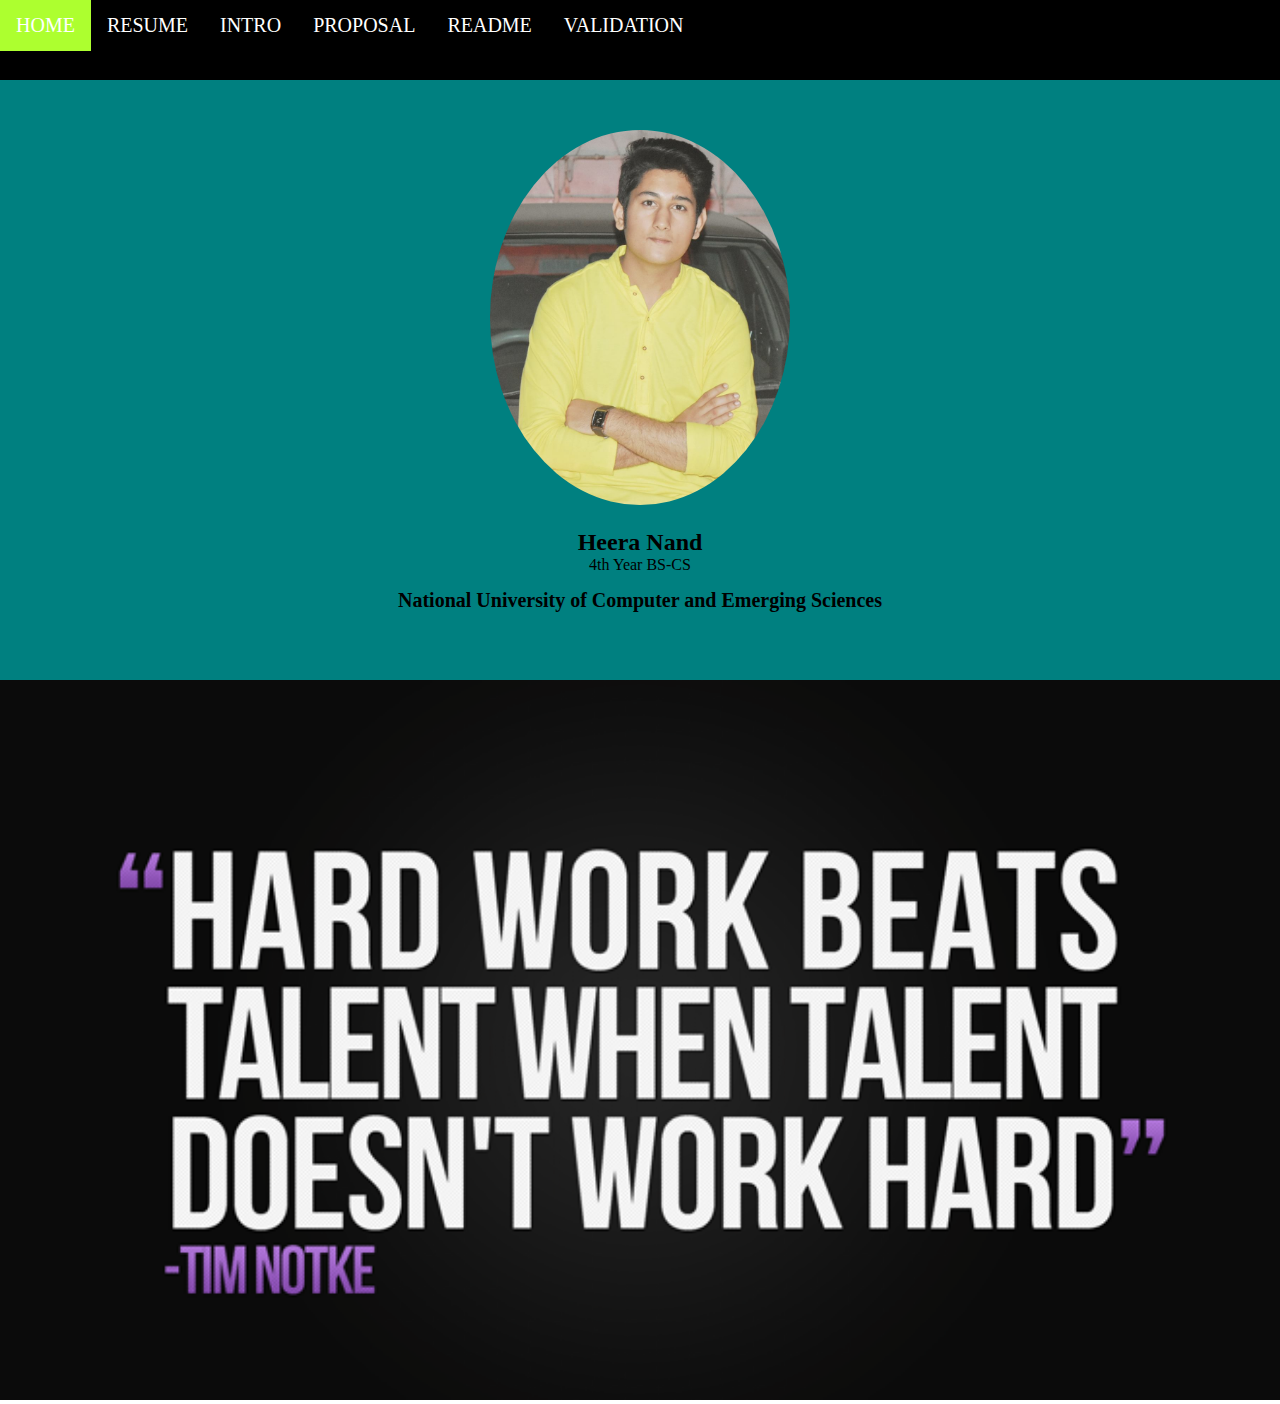
<file: index.html>
<!DOCTYPE html>
<html>
    <head>
        <title>Home</title>
        <link rel="stylesheet" href="resume.css">
        <body>
            <header class="mainHeader" > 
                <a class="active" href="#index">HOME</a>
                <a href="resume.html">RESUME</a>
                <a href="intro.html">INTRO</a>
        
                <a href="#proposal">PROPOSAL</a>
                <a href="readme.html">README</a>
                <a href="validation.html">VALIDATION</a>
            </header>
            <div class="profile">
                <img class="profilePic" src="profile.jpg" alt="Profile Picture">
                <h2>Heera Nand</h2>
                <p>4th Year BS-CS</p>
                <p id="uni">National University of Computer and Emerging Sciences</p>
            </div>
            <div>
                <img id="quote" src="index_quote.png" alt="Quote">
            </div>
        </body>
    </head>
</html>
</file>
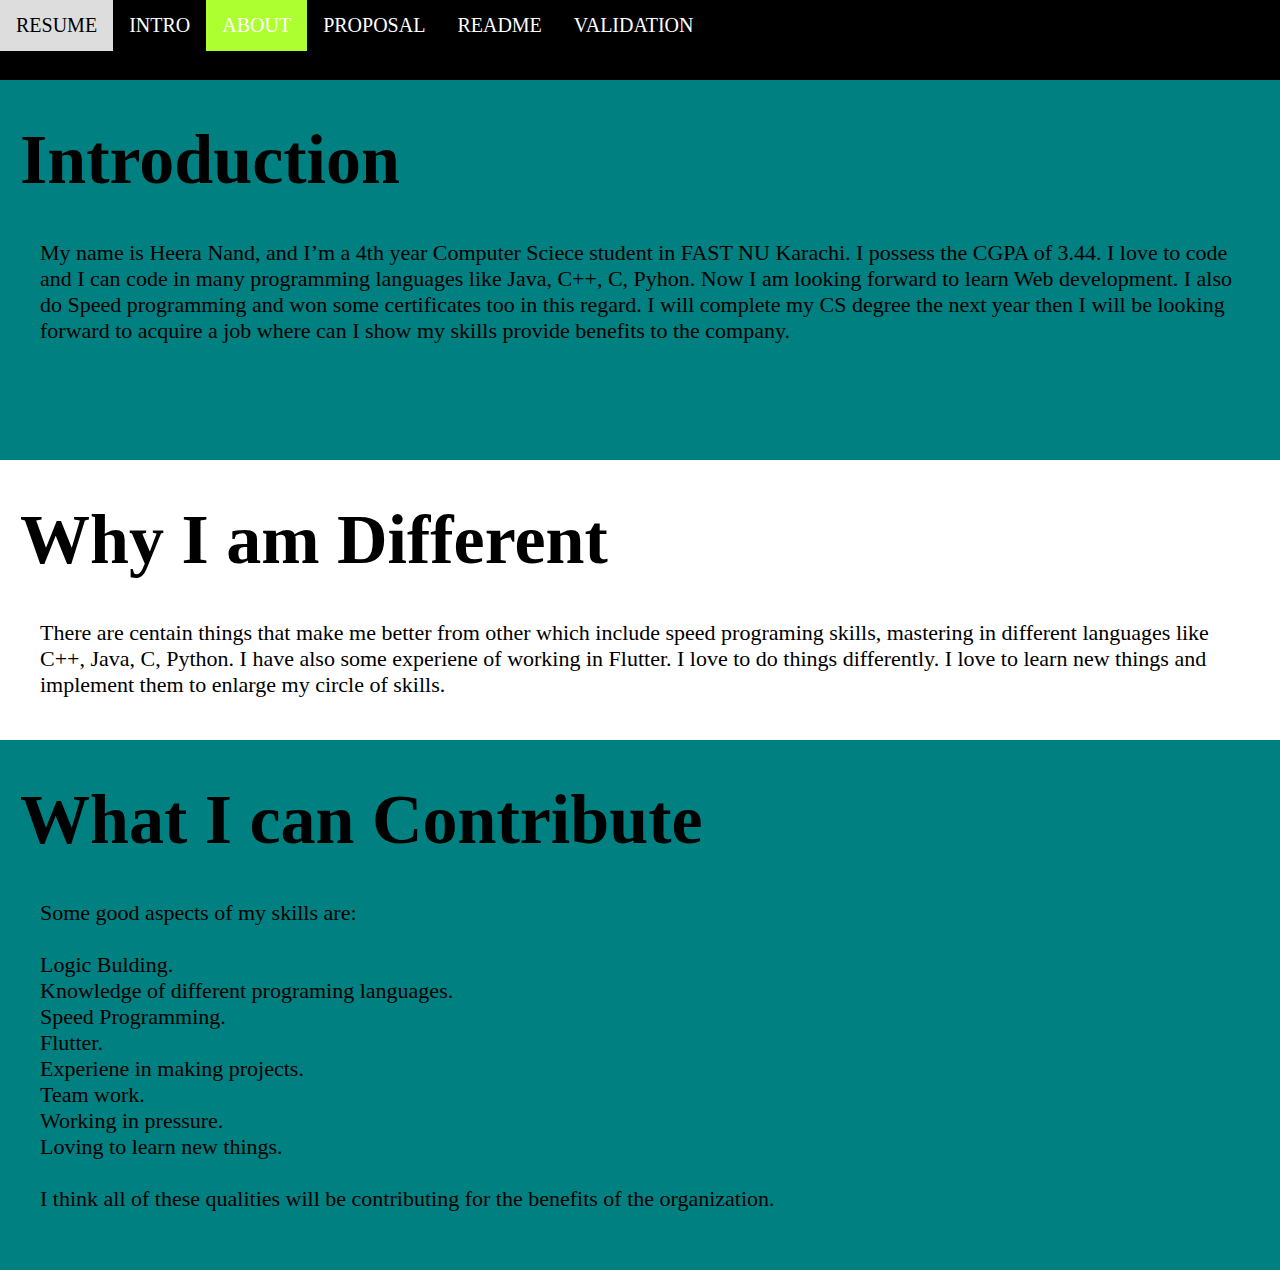
<file: about.html>
<!DOCTYPE html>
<html>
    <head>
        <title>About</title>
        <link rel="stylesheet" href="resume.css">
        <body>
            <header class="mainHeader">
                <a href="resume.html">RESUME</a>
                <a href="#intro">INTRO</a>
                <a class="active" href="#about">ABOUT</a>
                <a href="#proposal">PROPOSAL</a>
                <a href="#readme">README</a>
                <a href="#validation">VALIDATION</a>
            </header>
            <div class="intro">
                <h1>Introduction</h1>
                <p class="aboutParagraphs">
                    My name is Heera Nand, and I’m a 4th year Computer Sciece student in FAST NU Karachi.
                    I possess the CGPA of 3.44. I love to code and I can code in many 
                    programming languages like Java, C++, C, Pyhon. Now I am looking forward to learn
                    Web development. I also do Speed programming and won some certificates too
                    in this regard. I will complete my CS degree the next year then I will be looking forward
                    to acquire a job where can I show my skills provide benefits to the company.  
                 </p>
            </div>
            <div class="whyIAmDifferent">
                <h1>Why I am Different</h1>
                <p class="aboutParagraphs">
                    There are centain things that make me better from other
                    which include speed programing skills, mastering in different
                    languages like C++, Java, C, Python. I have also some experiene
                    of working in Flutter. I love to do things differently.
                    I love to learn new things and implement them to enlarge my circle of skills.
                </p>
            </div>
            <div class="contribute">
                <h1>What I can Contribute</h1>
                <p class="aboutParagraphs">
                    Some good aspects of my skills are: <br><br>
                    Logic Bulding. <br>
                    Knowledge of different programing languages. <br>
                    Speed Programming. <br>
                    Flutter. <br>
                    Experiene in making projects. <br>
                    Team work. <br>
                    Working in pressure. <br>
                    Loving to learn new things. <br><br>

                    I think all of these qualities will be contributing for
                    the benefits of the organization. 
                
                </p>
            </div>
        </body>
    </head>
</html>
</file>
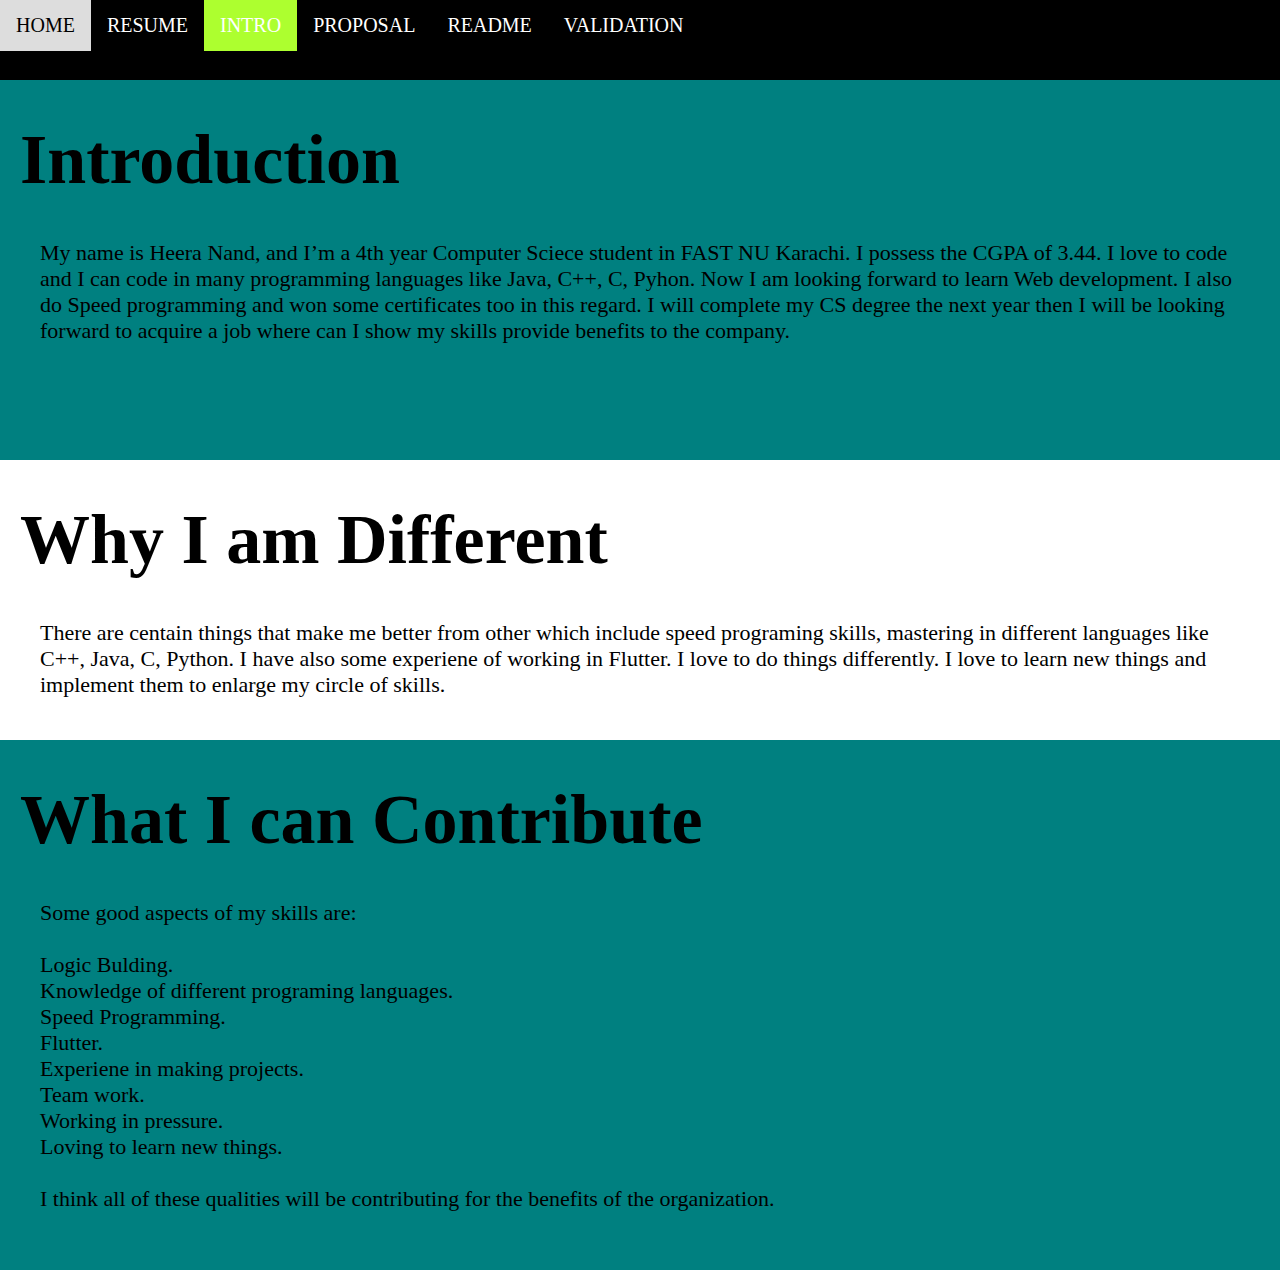
<file: intro.html>
<!DOCTYPE html>
<html>
    <head>
        <title>About</title>
        <link rel="stylesheet" href="resume.css">
        <body>
            <header class="mainHeader">
                <a href="index.html">HOME</a>
                <a href="resume.html">RESUME</a>
                <a class="active" href="#intro">INTRO</a>
                <a href="#proposal">PROPOSAL</a>
                <a href="readme.html">README</a>
                <a href="validation.html">VALIDATION</a>
            </header>
            <div class="intro">
                <h1>Introduction</h1>
                <p class="aboutParagraphs">
                    My name is Heera Nand, and I’m a 4th year Computer Sciece student in FAST NU Karachi.
                    I possess the CGPA of 3.44. I love to code and I can code in many 
                    programming languages like Java, C++, C, Pyhon. Now I am looking forward to learn
                    Web development. I also do Speed programming and won some certificates too
                    in this regard. I will complete my CS degree the next year then I will be looking forward
                    to acquire a job where can I show my skills provide benefits to the company.  
                 </p>
            </div>
            <div class="whyIAmDifferent">
                <h1>Why I am Different</h1>
                <p class="aboutParagraphs">
                    There are centain things that make me better from other
                    which include speed programing skills, mastering in different
                    languages like C++, Java, C, Python. I have also some experiene
                    of working in Flutter. I love to do things differently.
                    I love to learn new things and implement them to enlarge my circle of skills.
                </p>
            </div>
            <div class="contribute">
                <h1>What I can Contribute</h1>
                <p class="aboutParagraphs">
                    Some good aspects of my skills are: <br><br>
                    Logic Bulding. <br>
                    Knowledge of different programing languages. <br>
                    Speed Programming. <br>
                    Flutter. <br>
                    Experiene in making projects. <br>
                    Team work. <br>
                    Working in pressure. <br>
                    Loving to learn new things. <br><br>

                    I think all of these qualities will be contributing for
                    the benefits of the organization. 
                
                </p>
            </div>
        </body>
    </head>
</html>
</file>
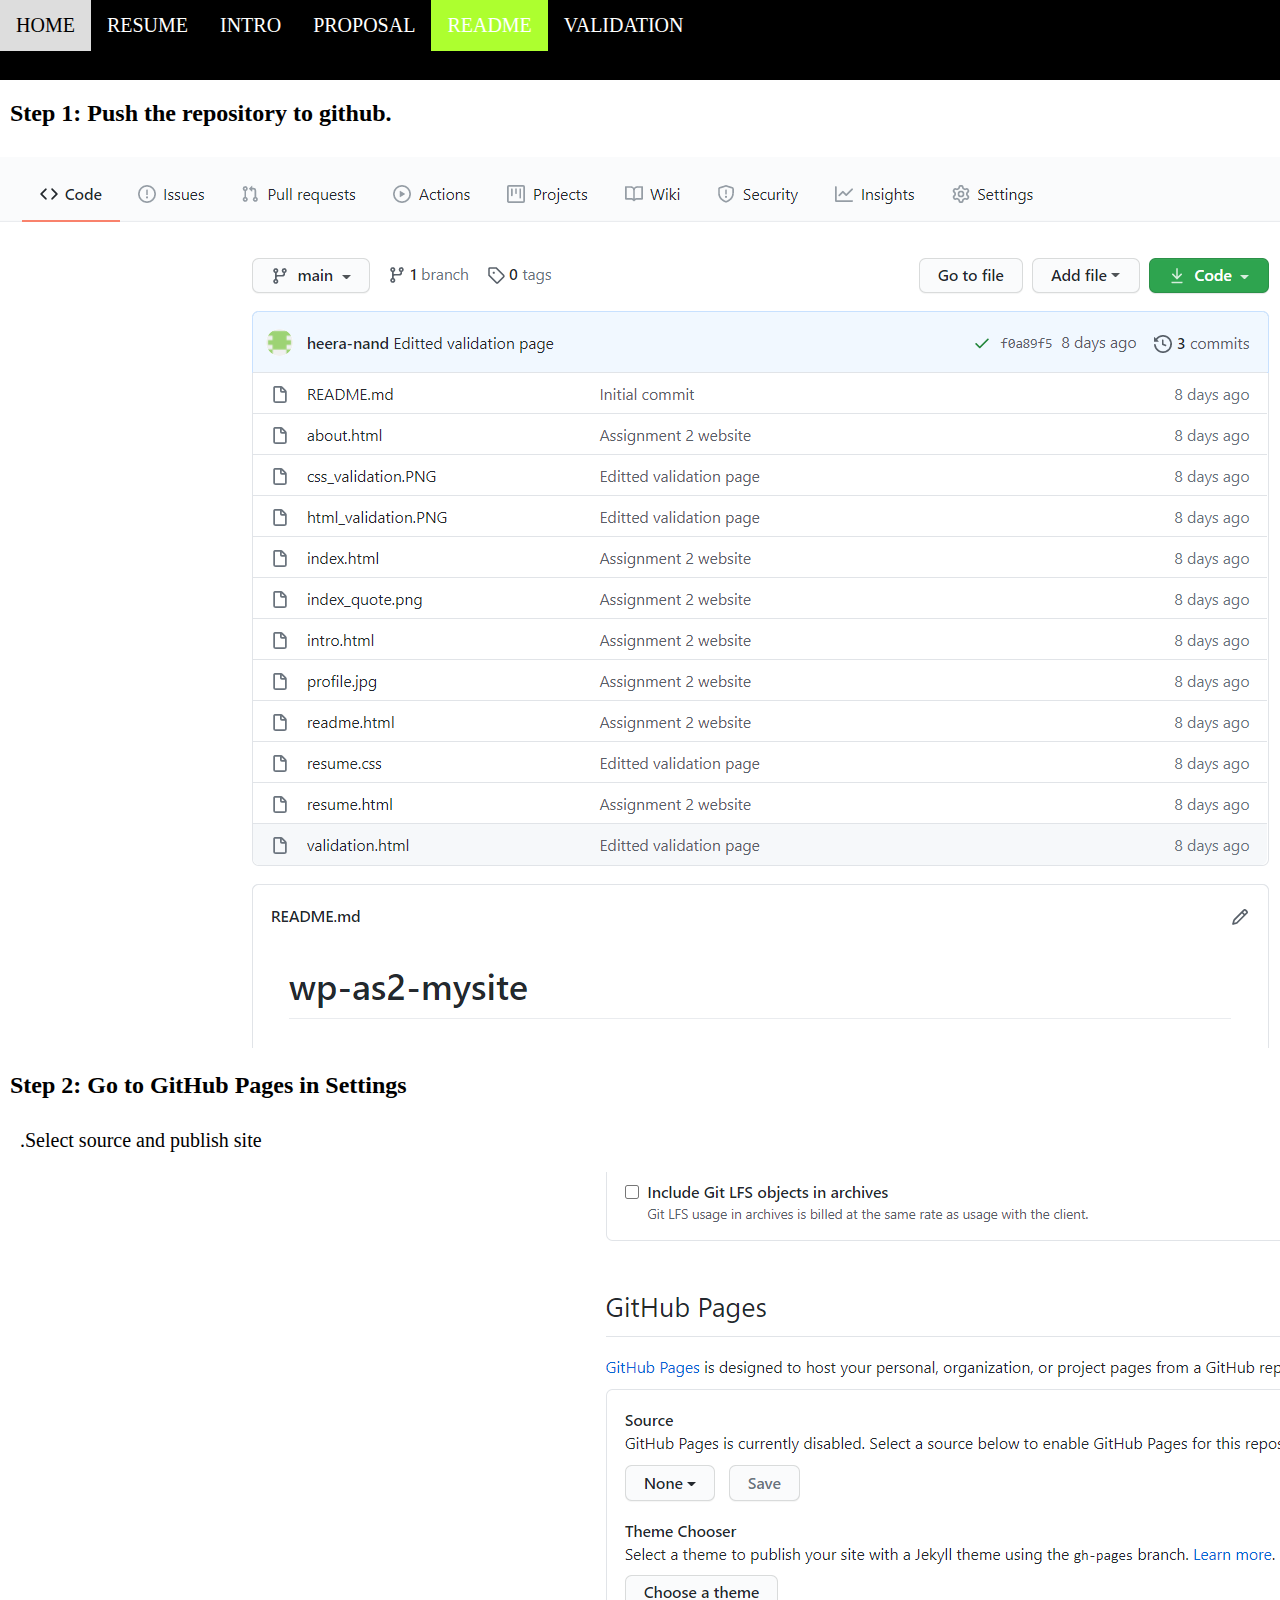
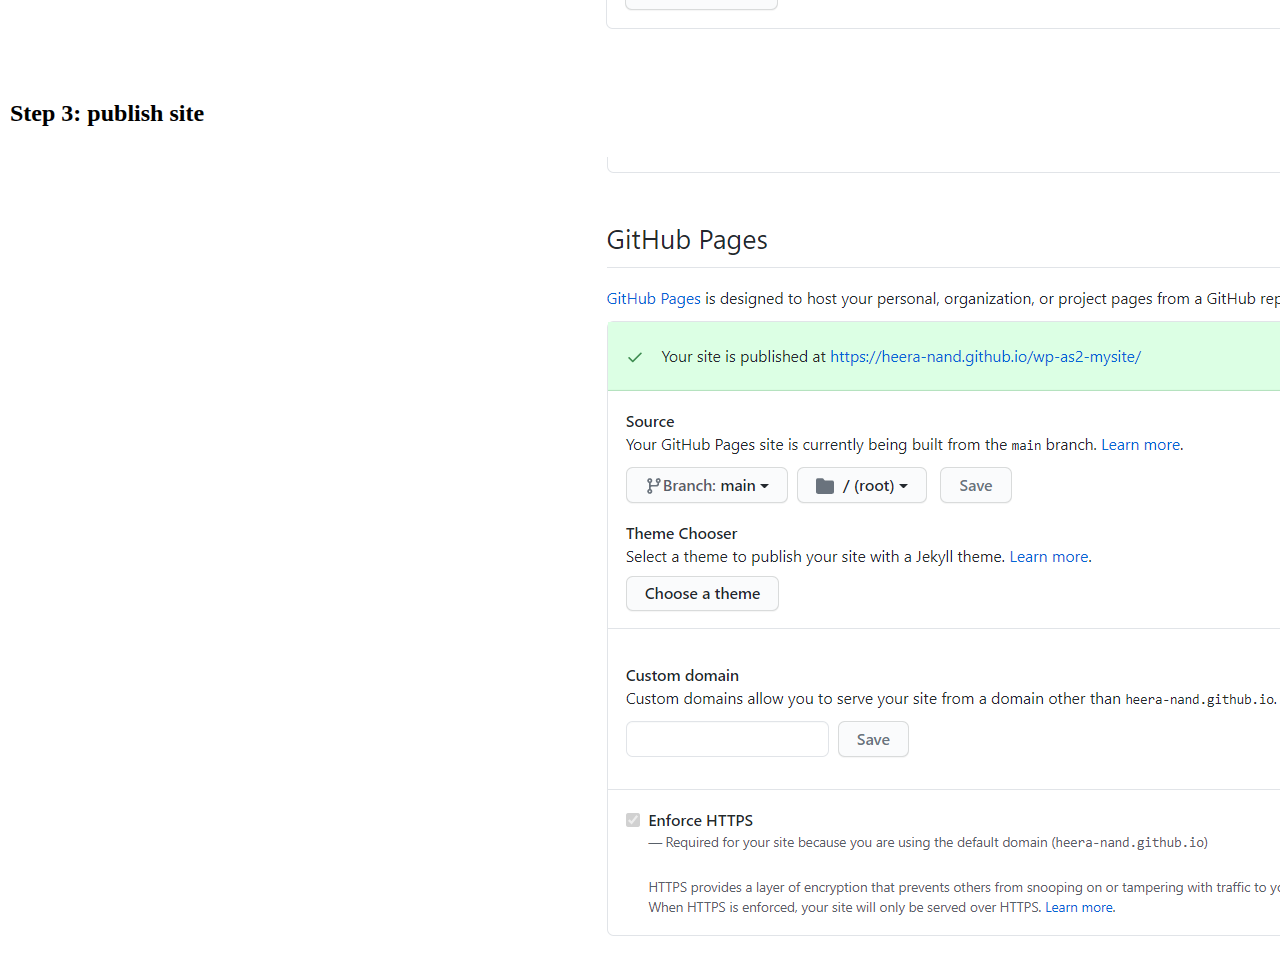
<file: readme.html>
<!DOCTYPE html>
<html>
    <head>
        <title>Readme</title>
        <link rel="stylesheet" href="resume.css">
    </head>
    <body>
        <header class="mainHeader" > 
            <a href="index.html">HOME</a>
            <a href="resume.html">RESUME</a>
            <a href="intro.html">INTRO</a>
            <a href="#proposal">PROPOSAL</a>
            <a class="active" href="#readme">README</a>
            <a href="validation.html">VALIDATION</a>
        </header>
        <body class="readmeBody">
            <h2>Step 1: Push the repository to github.</h2>
            <img src="step1.PNG" alt="Step 1" class="readmeSteps">
            <h2>Step 2: Go to GitHub Pages in Settings</h2>
            <p>.Select source and publish site</p>
            <img src="step2.PNG" alt="Step 2" class="readmeSteps">
            <h2>Step 3: publish site</h2>
            <img src="step3.PNG" alt="Step 3" class="readmeSteps">
        </body>
    </body>
</html>
</file>
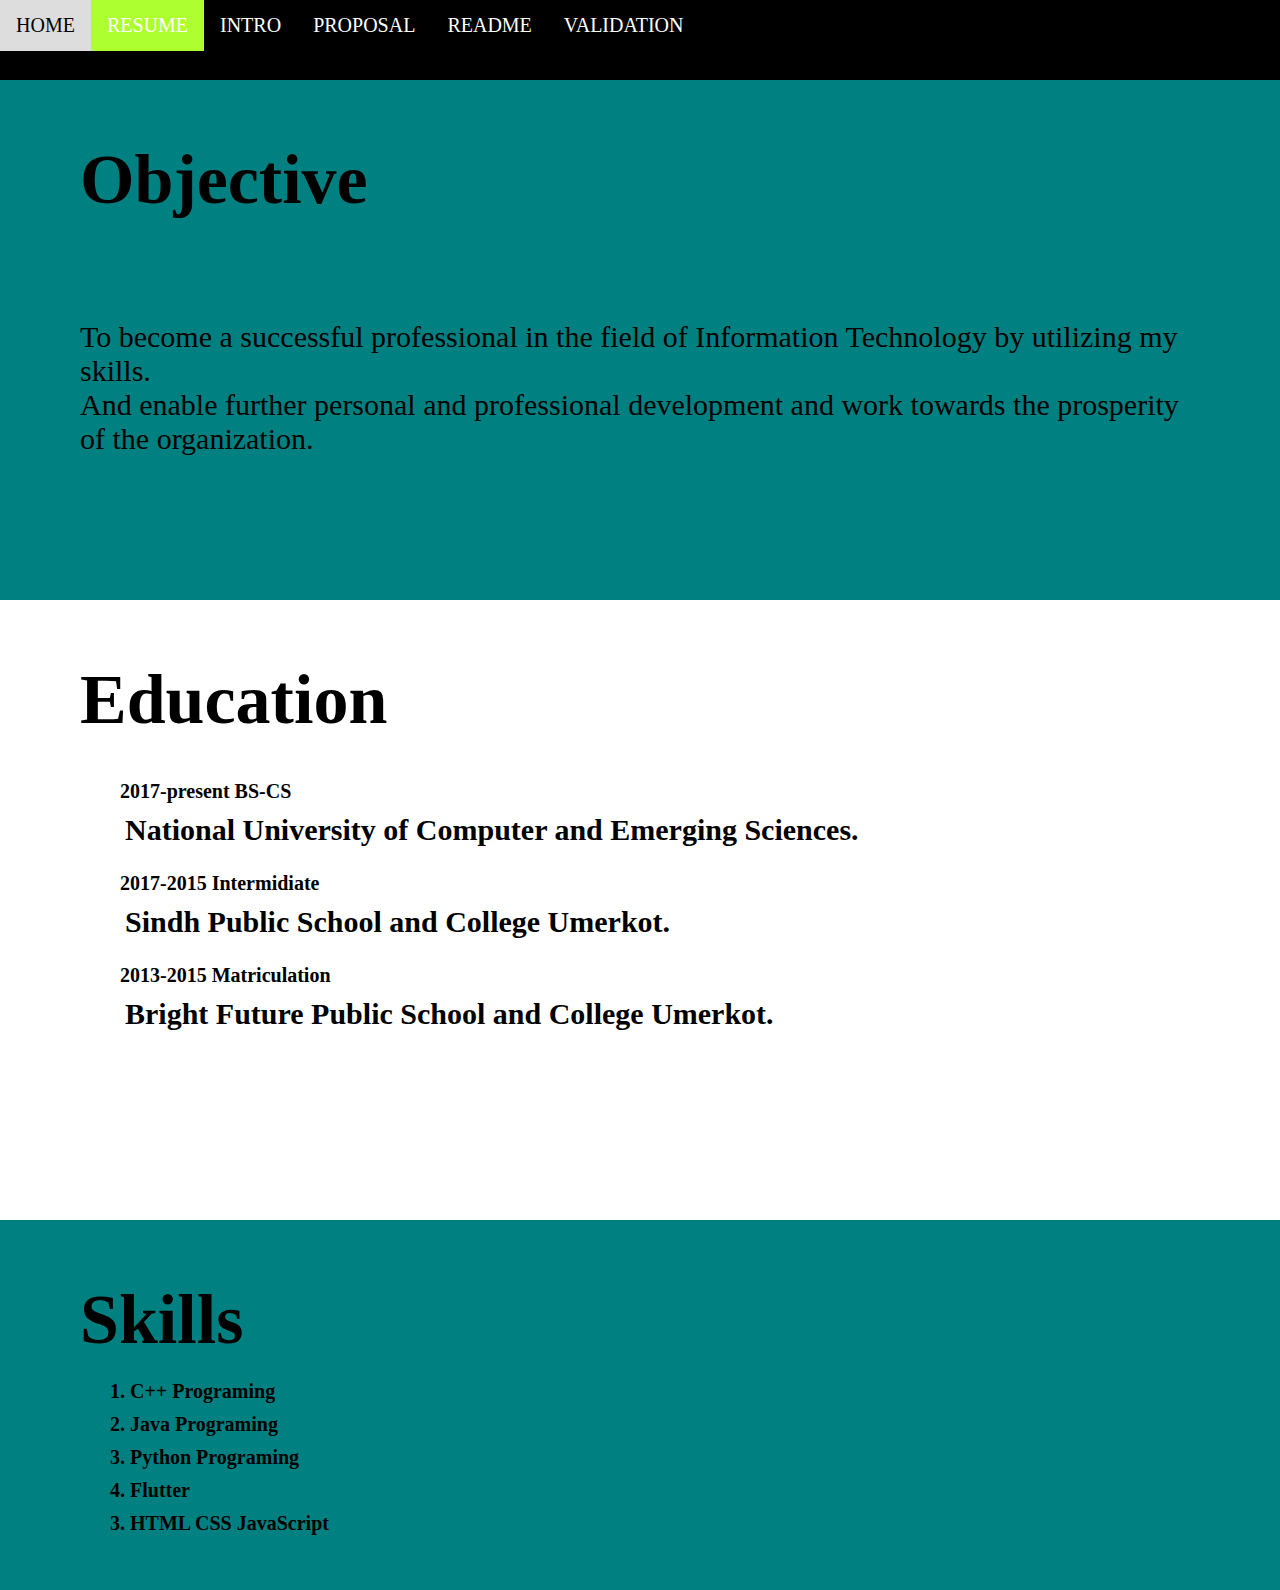
<file: resume.html>
<!DOCTYPE html>
<html>
    <head>
        <title>Resume</title>
        <link rel="stylesheet" href="resume.css">
        <body>
            <header class="mainHeader" > 
                <a href="index.html">HOME</a>
                <a class="active" href="#resume">RESUME</a>
                <a href="intro.html">INTRO</a>
                <a href="#proposal">PROPOSAL</a>
                <a href="readme.html">README</a>
                <a href="validation.html">VALIDATION</a>
            </header>
            <div class="objective">
                <h1>Objective</h1>
                <p>
                    To become a successful professional in the field of Information Technology by utilizing my skills. <br>
                    And enable further personal and professional development and work towards the prosperity of the organization.
                </p>
            </div>
            <div class="education">
                <h1>Education</h1>
                <ul class="educationList">
                    <li>
                        2017-present BS-CS
                        <ul>
                            <li>
                                National University of Computer and Emerging Sciences.
                            </li>
                        </ul>
                    </li>
                    <li>
                        2017-2015 Intermidiate
                        <ul>
                            <li>
                                Sindh Public School and College Umerkot.
                            </li>
                        </ul>
                    </li>
                    <li>
                        2013-2015 Matriculation
                        <ul>
                            <li>
                                Bright Future Public School and College Umerkot.
                            </li>
                        </ul>
                    </li>
                    
                </ul>
                </p>
            </div>
            <div class="skills">
                <h1>Skills</h1>
                <ul>
                    <li>1. C++ Programing</li>
                    <li>2. Java Programing</li>
                    <li>3. Python Programing</li>
                    <li>4. Flutter</li>
                    <li>3. HTML CSS JavaScript</li>
                </ul>
            </div>
            <div>
                
            </div>
        </body>
    </head>
</html>
</file>
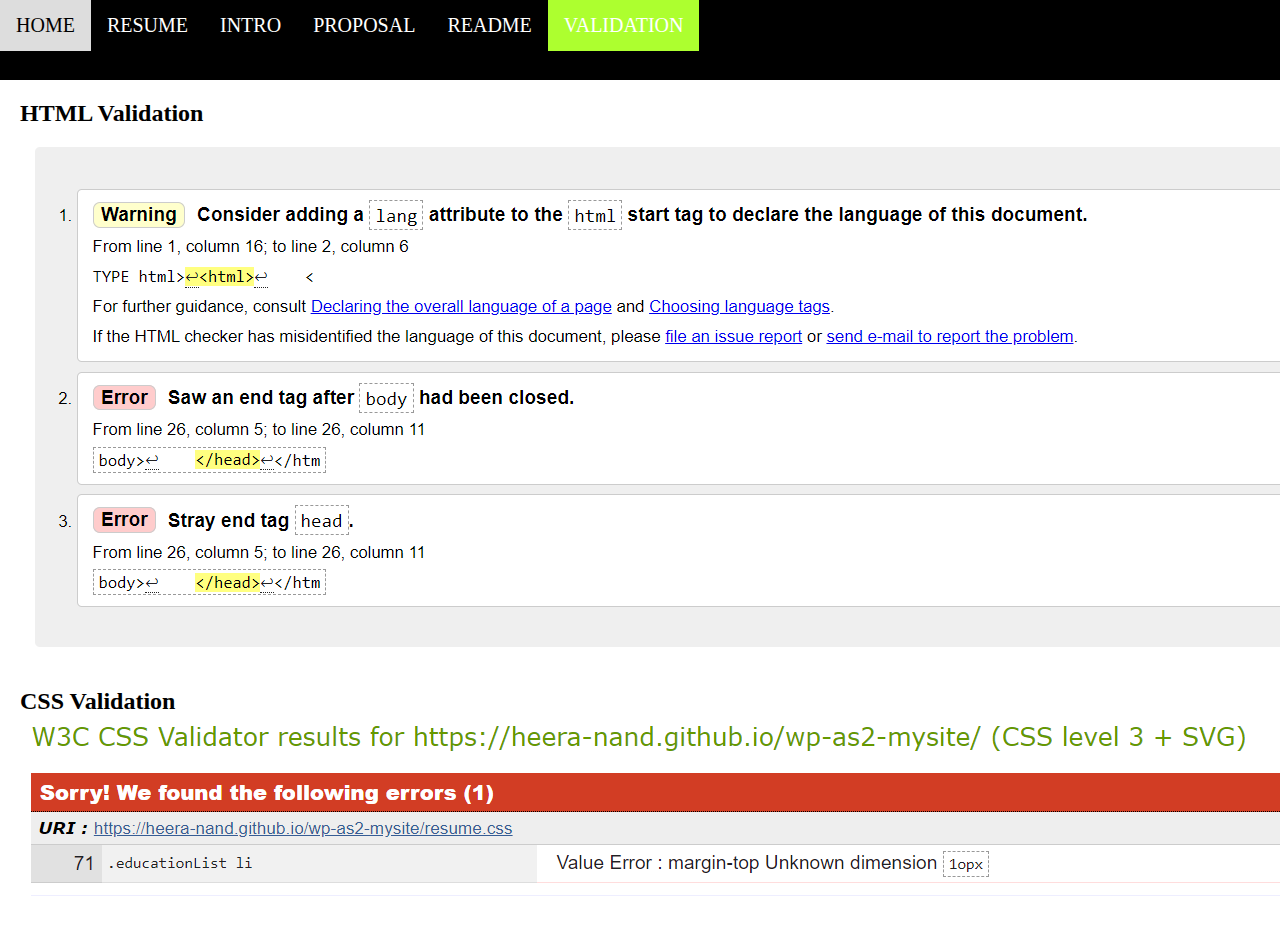
<file: validation.html>
<!DOCTYPE html>
<html>
    <head>
        <title>Readme</title>
        <link rel="stylesheet" href="resume.css">
    </head>
    <body>
        <header class="mainHeader" > 
            <a href="index.html">HOME</a>
            <a href="resume.html">RESUME</a>
            <a href="intro.html">INTRO</a>
            <a href="#proposal.html">PROPOSAL</a>
            <a href="readme.html">README</a>
            <a class="active" href="#validation">VALIDATION</a>
        </header>
        <div id="htmlValidator">
            <h2>HTML Validation</h2>
            <img src="html_validation.PNG" alt="">
        </div>
        <div id="cssValidator">
            <h2>CSS Validation</h2>
            <img src="css_validation.PNG" alt="">
        </div>
    </body>
</html>
</file>
<file: resume.css>
*{
    margin: 0;
    padding: 0;
    list-style: none;
    text-decoration: none;
}

.mainHeader{
    width: 100%;
    height: 80px; 
    display: block;
    background-color:black;
}


.mainHeader a{
    float: left;
    color: white;
    padding: 14px 16px;
    font-size: 20px;
    text-align: center;
}

.mainHeader a:hover{
    background-color: #ddd;
    color: black;
}

.mainHeader a.active{
    background-color: greenyellow;
    color: white;
}


.objective{
    padding: 60px 80px;
    height: 400px;
    background-color: teal;
}

.objective p{
    margin-top: 100px;
    font-size: 30px;
}

h1{
    font-size: 70px;
}

.education{
    padding: 60px 80px;
    height: 500px;
    background-color: white;
}

.educationList{
    list-style-type: square;
    font-size: 20px;
    margin: 40px 40px;
    font-weight: bold;
}

.educationList ul{
    margin-top: 10px;
    margin-left: 5px;
    margin-bottom: 25px;
    font-size: 30px;
}

.educationList li{
    margin-top: 1opx;
}

.skills{
    padding: 60px 80px;
    height: 250px;
    background-color: teal;
}

.skills ul{
    list-style-type: disc;
    font-size: 20px;
    font-weight: bold;
    margin: 20px 30px;
}

.skills ul li{
    margin-bottom: 10px;
}

/* Here starts the ABOUT page styling*/

.intro{
    height: 300px;
    background-color: teal;
    padding: 40px 20px;
}

.whyIAmDifferent{
    height: 200px;
    padding: 40px 20px;
    background-color: white;
}

.contribute{
    height: 450px;
    padding: 40px 20px;
    background-color: teal;
}

.aboutParagraphs{
    margin: 40px 20px;
    font-size: 22px;
}

/* CSS for index */

.profile{
    text-align: center;
    /* padding: 100px 300px; */
    padding-top: 50px;
    height: 550px;
    background-color: teal;
}

.profilePic{
    margin-bottom: 20px;
    border-radius: 50%;
    width: 300px;
}

#uni{
    margin-top: 15px;
    font-weight: bold;
    font-size: 20px;
}

#quote{
    width: 100%;
}

/* Readme Styling */

.readmeBody h2{
    margin: 20px 10px;
    margin-bottom: 30px;
}

.readmeBody p{
    margin-left: 20px;
    margin-bottom: 20px;
    font-size: 20px;
}

/* Validation styling */

#htmlValidator{
    margin: 20px 20px;
    margin-bottom: 30px;
}

#htmlValidator h2{
    margin-bottom: 20px;
}

#cssValidator{
    margin: 20px 20px;
}
</file>
